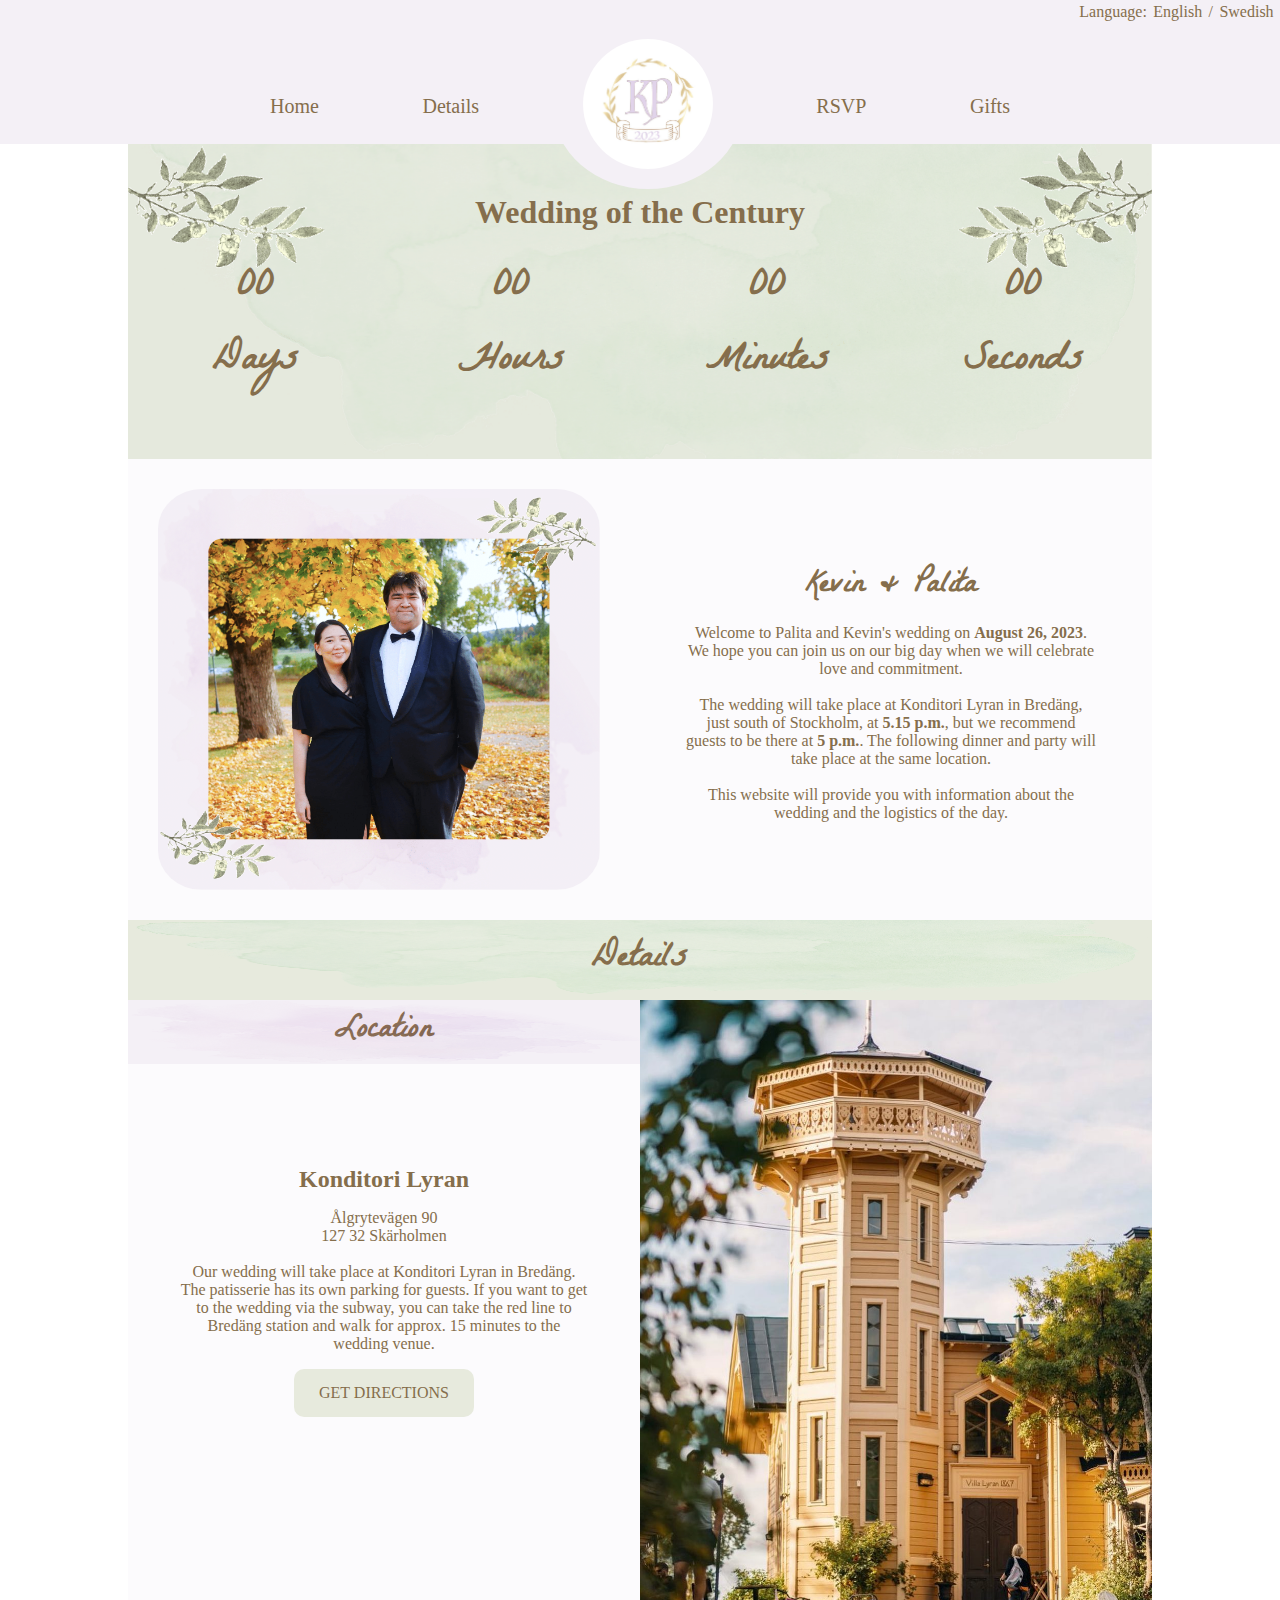
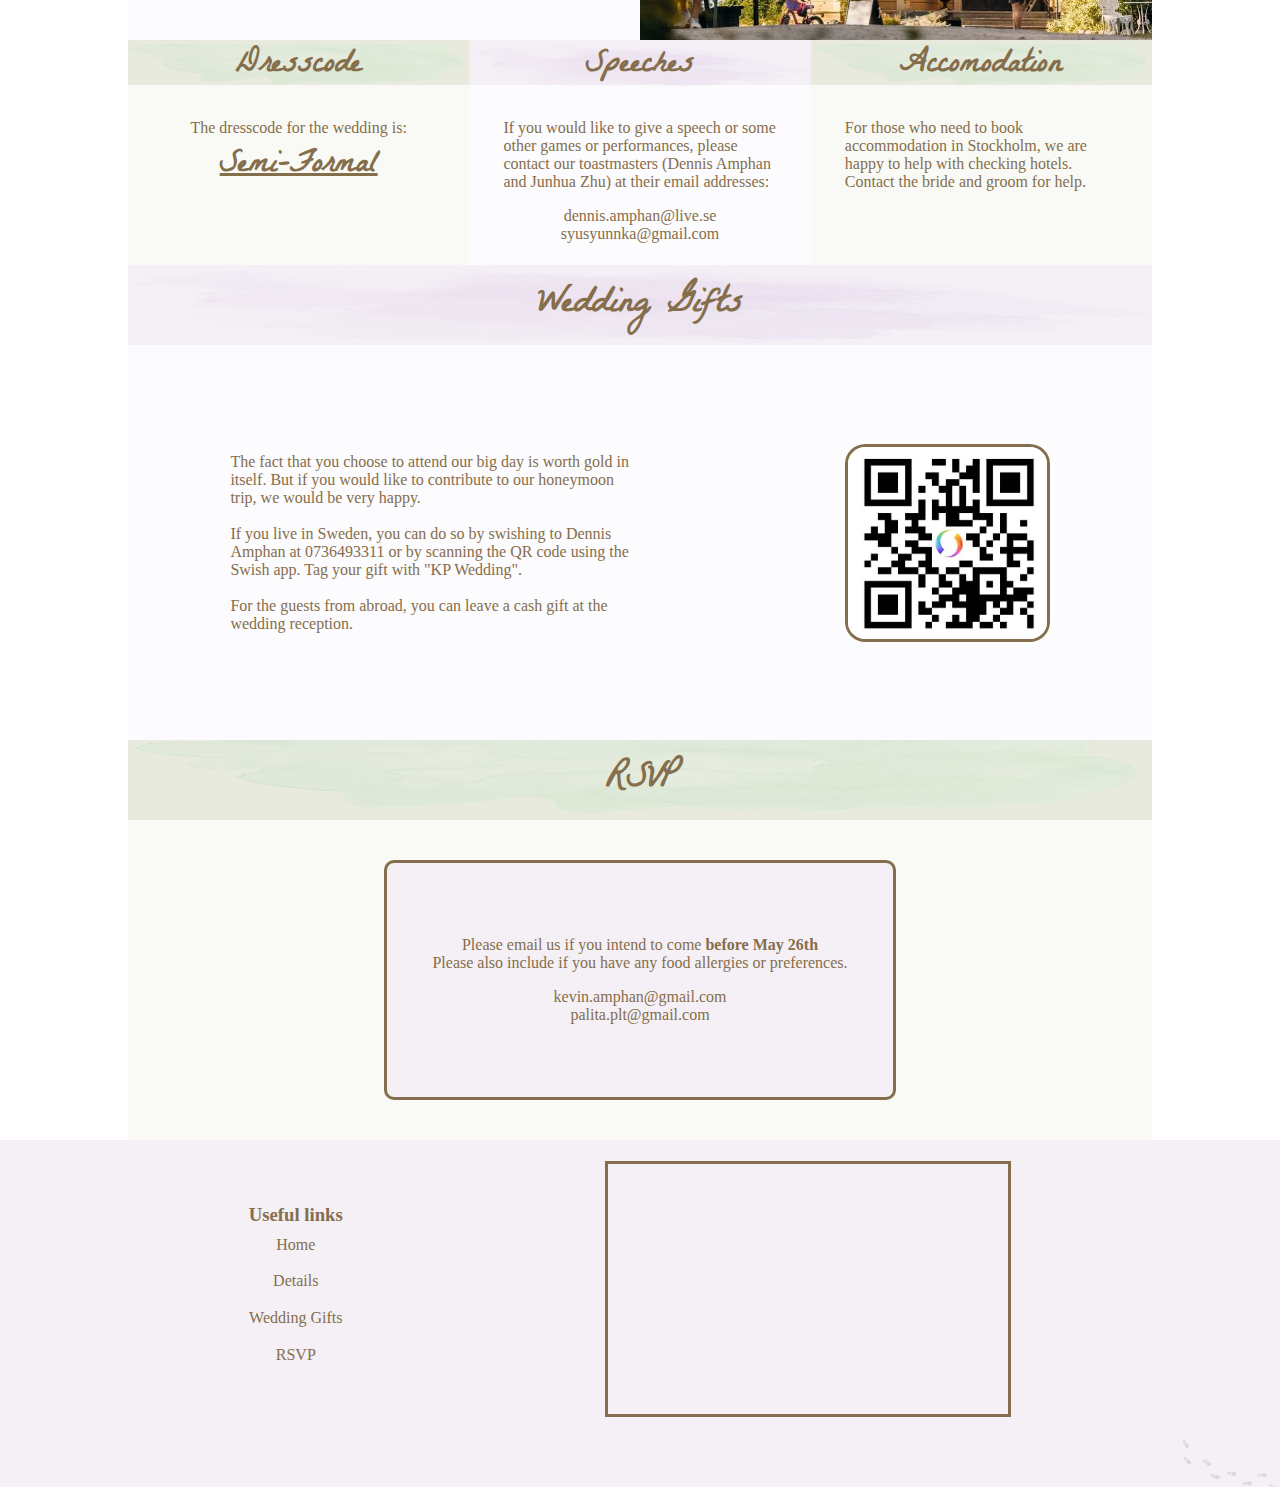
<file: index.html>
<!DOCTYPE html>
<html>
<head>
    <meta charset="UTF-8">
    <meta name="viewport" content="width=device-width, initial-scale=1">
    <meta name="Author" content="Dennis, Matilda">
    <title>Palita ♥ Kevin</title>
    <link rel="stylesheet" href="https://cdnjs.cloudflare.com/ajax/libs/font-awesome/4.7.0/css/font-awesome.min.css">
    <link rel="preconnect" href="https://fonts.googleapis.com"><link rel="preconnect" href="https://fonts.gstatic.com" crossorigin><link href="https://fonts.googleapis.com/css2?family=La+Belle+Aurore&display=swap" rel="stylesheet">
    <link rel="stylesheet" href="style.css">
</head>

<body>
    <div class="language-container">
        <p>Language: </p>
        <a href="#">English</a>
        <p>/</p>
        <a href="indexSWE.html">Swedish</a>
    </div>
    <div class="topnav-container">
        <div class="hidden-logo"><a href="#top"><img src="images/logokpsquare.png" alt=""></a></div>
        <a href="#" class="toggle-button" id="toggle-button" onclick="myFunction()">
            <span class="bar"></span>
            <span class="bar"></span>
            <span class="bar"></span>
        </a>

      <div class="topnav" id="myTopnav">
            <a href="#top">Home</a>
            <a href="#details">Details</a>
            <a href="#top" class="logo">
                <img src="Bakgrundsbilder/logotypkorrekt.jpg" alt="KPlogo">
            </a>
            <a href="#rsvp">RSVP</a>
            <a href="#wedding-gifts">Gifts</a>
        </div>
    </div> 
<main>
    <div class="header">
        <h1>Wedding of the Century</h1>
        
        <div class="countdown-container">
            <div class="countdown-timer-values" id="days">00</div>
            <div class="countdown-timer-values" id="hours">00</div>
            <div class="countdown-timer-values" id="minutes">00</div>
            <div class="countdown-timer-values" id="seconds">00</div>
            <div>Days</div>
            <div>Hours</div>
            <div>Minutes</div>
            <div>Seconds</div>
        </div>
    </div>

    <div class="wedding-info-container" id="wedding-info">

        <div class="wedding-info-image">
            <img src="images/kevinpeace1.png" alt="yumyum">
        </div>
        <div class="wedding-info">
            <h1>Kevin & Palita</h1>
            <p class="main-info">Welcome to Palita and Kevin's wedding on <b>August 26, 2023</b>.<br>
                We hope you can join us on our big day when we will celebrate love and commitment. <br>
                <br>
                The wedding will take place at Konditori Lyran in Bredäng, just south of Stockholm, at <b>5.15 p.m.</b>, but we recommend guests to be there at <b>5 p.m.</b>.
                The following dinner and party will take place at the same location.<br>
                <br>
                This website will provide you with information about the wedding and the logistics of the day.
            </p>
        </div>

    </div>

    <div class="details-title-container" id="details">
        <img src="images/watercolor_green.png" class="green-title-background" alt="">
        <h1>Details</h1>
    </div>
    <div class="details-container" >
        <div class="details-text-container">
            <div class="location-title">
                <img src="images/watercolor_purple.png" class="purple-title-background" alt="">
                <h1>Location</h1>
            </div>
            <div class="details-location">
                <h2>Konditori Lyran</h2>
                <p class="address">Ålgrytevägen 90</p>
                <p class="adress2">127 32 Skärholmen</p>
                <br>
                <p>Our wedding will take place at Konditori Lyran in Bredäng. The patisserie has its own parking for guests. If you want to get to the wedding via the subway, you can take the red line to Bredäng station and walk for approx. 15 minutes to the wedding venue.</p>
                <div class="directions-button-container">
                    <a href="https://www.google.se/maps/dir//Konditori+Lyran,+%C3%85lgrytev%C3%A4gen,+Sk%C3%A4rholmen/@59.3039677,17.8840153,11z/data=!4m8!4m7!1m0!1m5!1m1!1s0x465f76632f873761:0xef1a4133e112145e!2m2!1d17.9361058!2d59.3012478" target="_blank" class="get-directions-button"> GET DIRECTIONS</a>
                </div>
                
            </div>
        </div>
        <div class="details-image-container">
            <img src="images/cafelyran.jpg" alt="cafe lyran">
        </div>

    </div>

    <div class="details2-container">
        <div class="Dresscode-container">
            <div class="dresscode-title">
                <img src="images/watercolor_green.png" class="green-title-background" alt="">
                <h1>Dresscode</h1>
            </div>
            <div class="dresscode-text">
                <p>The dresscode for the wedding is:</p>
                <h1><a href="https://www.brides.com/semi-formal-wedding-attire-4800687">Semi-Formal</a></h1>
            </div>
        </div>

        <div class="Speeches-container">
            <div class="speeches-title">
                <img src="images/watercolor_purple.png" class="purple-title-background" alt="">
                <h1>Speeches</h1></div>
            <div class="speeches-text">
                <p>If you would like to give a speech or some other games or performances, please contact our toastmasters (Dennis Amphan and Junhua Zhu) at their email addresses:</p>
                <div class="emails">
                    <a href="mailto: dennis.amphan@live.se">dennis.amphan@live.se</a>
                    <a href="mailto: syusyunnka@gmail.com ">syusyunnka@gmail.com</a>
                </div>
            </div>
        </div>

        <div class="accomodation-container">
            <div class="accomodation-title">
                <h1>Accomodation</h1>
                <img src="images/watercolor_green.png" class="green-title-background" alt="">
            </div>
                
            <div class="accomodation-text">
                <p>For those who need to book accommodation in Stockholm, we are happy to help with checking hotels. Contact the bride and groom for help.</p>
            </div>
        </div>

    </div>

    <div class="wedding-gift-title-container" id="wedding-gifts">
        <img src="images/watercolor_purple.png" class="purple-title-background" alt="">
        <h1>Wedding Gifts</h1>
    </div>
    <div class="wedding-gift-container" >
        <div class="wedding-gift-text">
            <p>The fact that you choose to attend our big day is worth gold in itself. 
                But if you would like to contribute to our honeymoon trip, 
                we would be very happy. 
                <br>
                <br>
                If you live in Sweden, you can do so by swishing to Dennis Amphan at 0736493311 or by scanning the QR code using the Swish app. Tag your gift with "KP Wedding".
                <br>
                <br>
                For the guests from abroad, you can leave a cash gift at the wedding reception.
            </p>
        </div>
        <div class="wedding-gift-image"><img src="images/swishDennis.jpg" alt=""></div>
    </div>


    <div class="rsvp-title-container" id="rsvp">
        <img src="images/watercolor_green.png" class="green-title-background" alt="">
        <h1>RSVP</h1>
    </div>
    <div class="rsvp-container">
        <div class="rsvp-text">
            <p>Please email us if you intend to come <strong>before May 26th</strong> <br> Please also include if you have any food allergies or preferences.</p>
                <div class="emails">
                    <a href="mailto: kevin.amphan@gmail.com">kevin.amphan@gmail.com</a>
                    <a href="mailto: palita.plt@gmail.com ">palita.plt@gmail.com</a>
                </div>

        </div>
    </div>
</main>

<div class="footer">
   
    <div class="col-container">
       <!-- <a href="hemligclosed.html" class="footsteps"><img src="images/footstepsinvert.png" alt=""></a>-->
        <div class="col-1">
            <h3>Useful links</h3>
            <a href="#top">Home</a>
            <a href="index.html">Details</a>
            <a href="#wedding-gifts"> Wedding Gifts</a>
            <a href="#rsvp">RSVP</a>
        </div>
        <div class="col-2-map">
            <iframe src="https://www.google.com/maps/embed?pb=!1m18!1m12!1m3!1d2036.898658205193!2d17.933914052036915!3d59.30124972022521!2m3!1f0!2f0!3f0!3m2!1i1024!2i768!4f13.1!3m3!1m2!1s0x465f76632f873761%3A0xef1a4133e112145e!2sKonditori%20Lyran!5e0!3m2!1sen!2sse!4v1673035658040!5m2!1sen!2sse" width="400" height="250" style="border:0;" allowfullscreen="" loading="lazy" referrerpolicy="no-referrer-when-downgrade"></iframe>
        </div>
    </div>
</div>
<div class="footstep-container"><a href="hemligclosed.html" class="footsteps"><img src="Bakgrundsbilder/footsteps.png" alt=""></a></div>


<script src="scripts.js"></script>
</body>
</html>
</file>
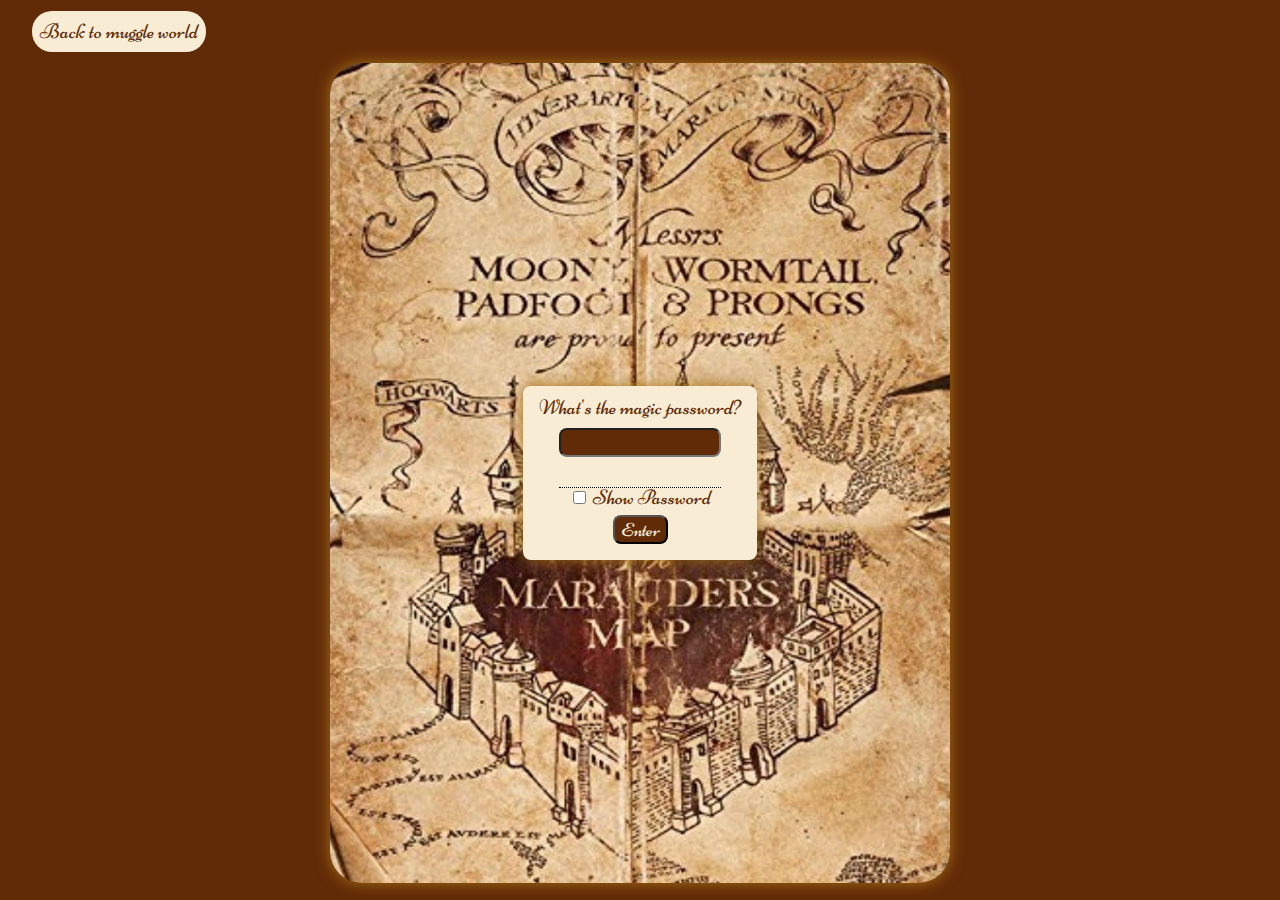
<file: hemligclosed.html>
<!DOCTYPE html>
<html lang="sv">
<head>
    <meta charset="utf-8">
    <title>Secret wedding invite</title>
    <link rel="stylesheet" type="text/css" 
    href="css/style.css"> 
</head>

<link rel="preconnect" href="https://fonts.googleapis.com">
<link rel="preconnect" href="https://fonts.gstatic.com" crossorigin>
<link href="https://fonts.googleapis.com/css2?family=Niconne&display=swap" rel="stylesheet">

<body>
    <div class="button-container"><a href="index.html" class="back-button">Back to muggle world</a></div> 
    <main>



        <div class="bild-container">
            <img class="kartastangd" src="images/karta.jpg" width="620" height="820" alt="karta gammalt papper">
            <div class="login">
                <form class="form1" onsubmit="return checkPswd()" >
                    <label for="password">What's the magic password?</label><br />

                    <div class="tooltip">
                        <input type="password" id="pswd" name="password"><br/>
                        <span class="tooltiptext">Don't use space</span>
                      </div>
                    <span><input type="checkbox" onclick="viewPassword()"> Show Password</span>
                    <input type="submit" class="button" value="Enter">
                </form>
            </div>
        </div>



    </main>
    <script src="scripts.js"></script>
</body>
</file>
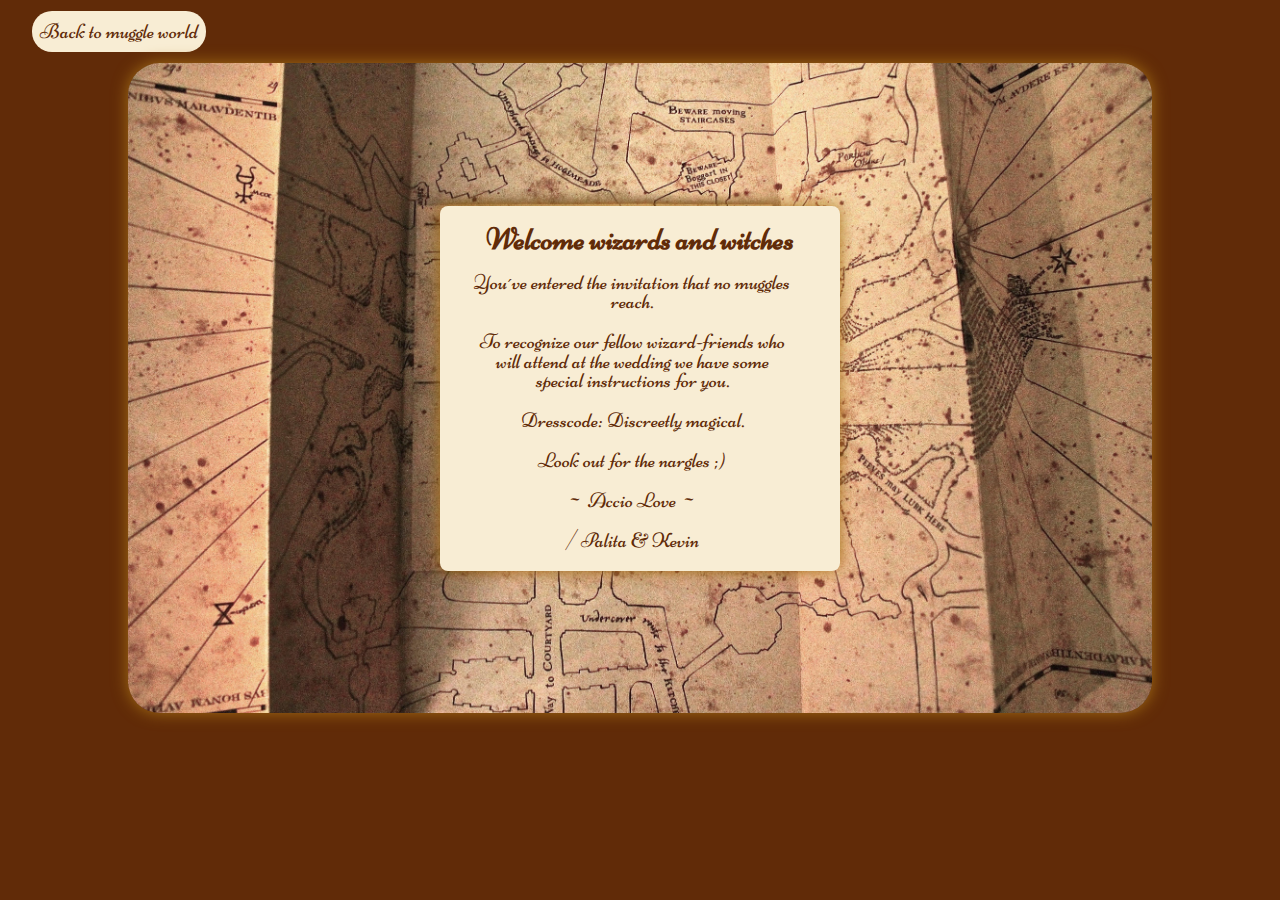
<file: hemligOpen.html>
<!DOCTYPE html>
<html lang="sv">
<head>
    <meta charset="utf-8">
    <title>AccioLove</title>
    <link rel="stylesheet" type="text/css" 
    href="css/style.css"> 
</head>

<link rel="preconnect" href="https://fonts.googleapis.com">
<link rel="preconnect" href="https://fonts.gstatic.com" crossorigin>
<link href="https://fonts.googleapis.com/css2?family=Niconne&display=swap" rel="stylesheet">

<body>
    <div class="button-container"><a href="index.html" class="back-button">Back to muggle world</a></div>
    <main>
            <div class="bild-container">
              <img class="kartaoppen" src="images/kartaoppen.jpg" width="1024" height="650" alt="karta gammalt papper">
              <div class="welcome">
                <h2>Welcome wizards and witches</h2>
                <p>You´ve entered the invitation that no muggles reach.</p>
                <p>To recognize our fellow wizard-friends who will attend at the wedding we have some special instructions for you.</p>
                <p>Dresscode: Discreetly magical.</p>
                <p>Look out for the nargles ;)</p>
                <p>~ Accio Love ~</p>
                <p> / Palita & Kevin</p>
            </div>
            </div>

    </main>
</body>
</file>
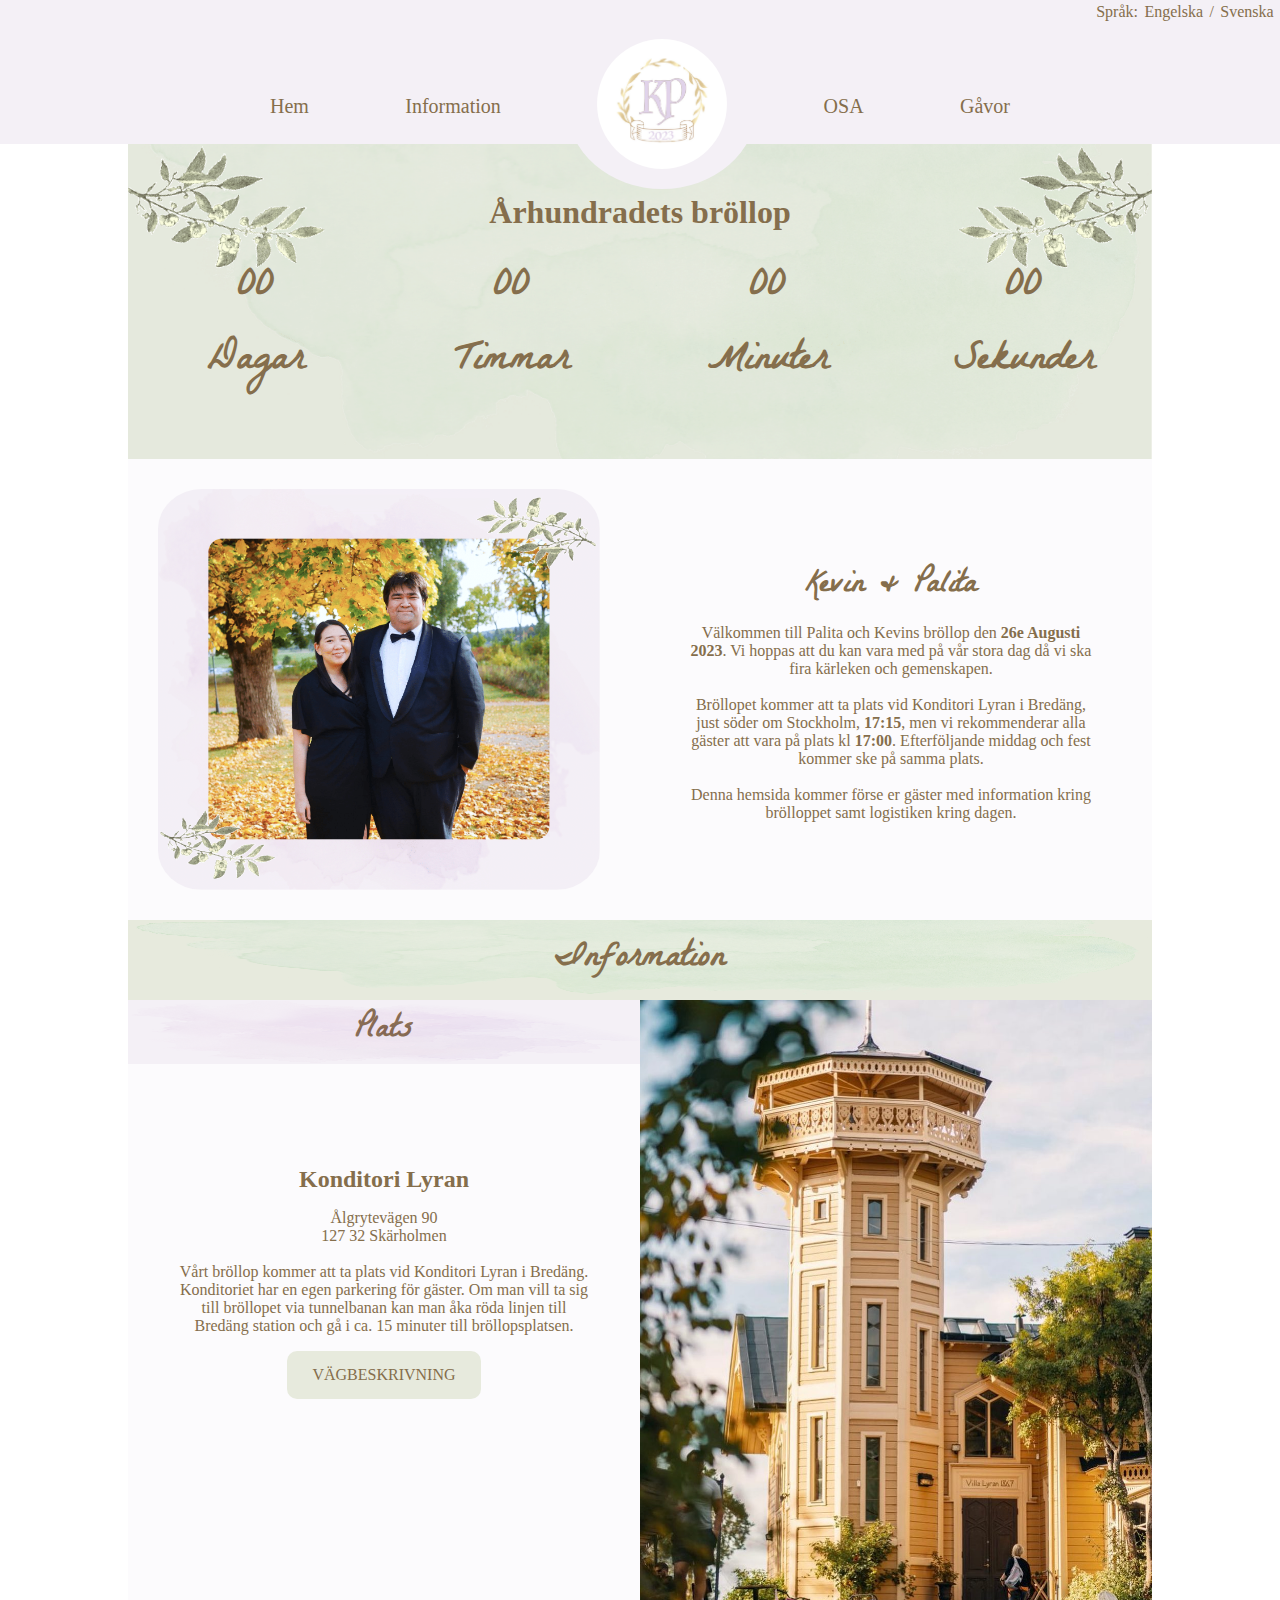
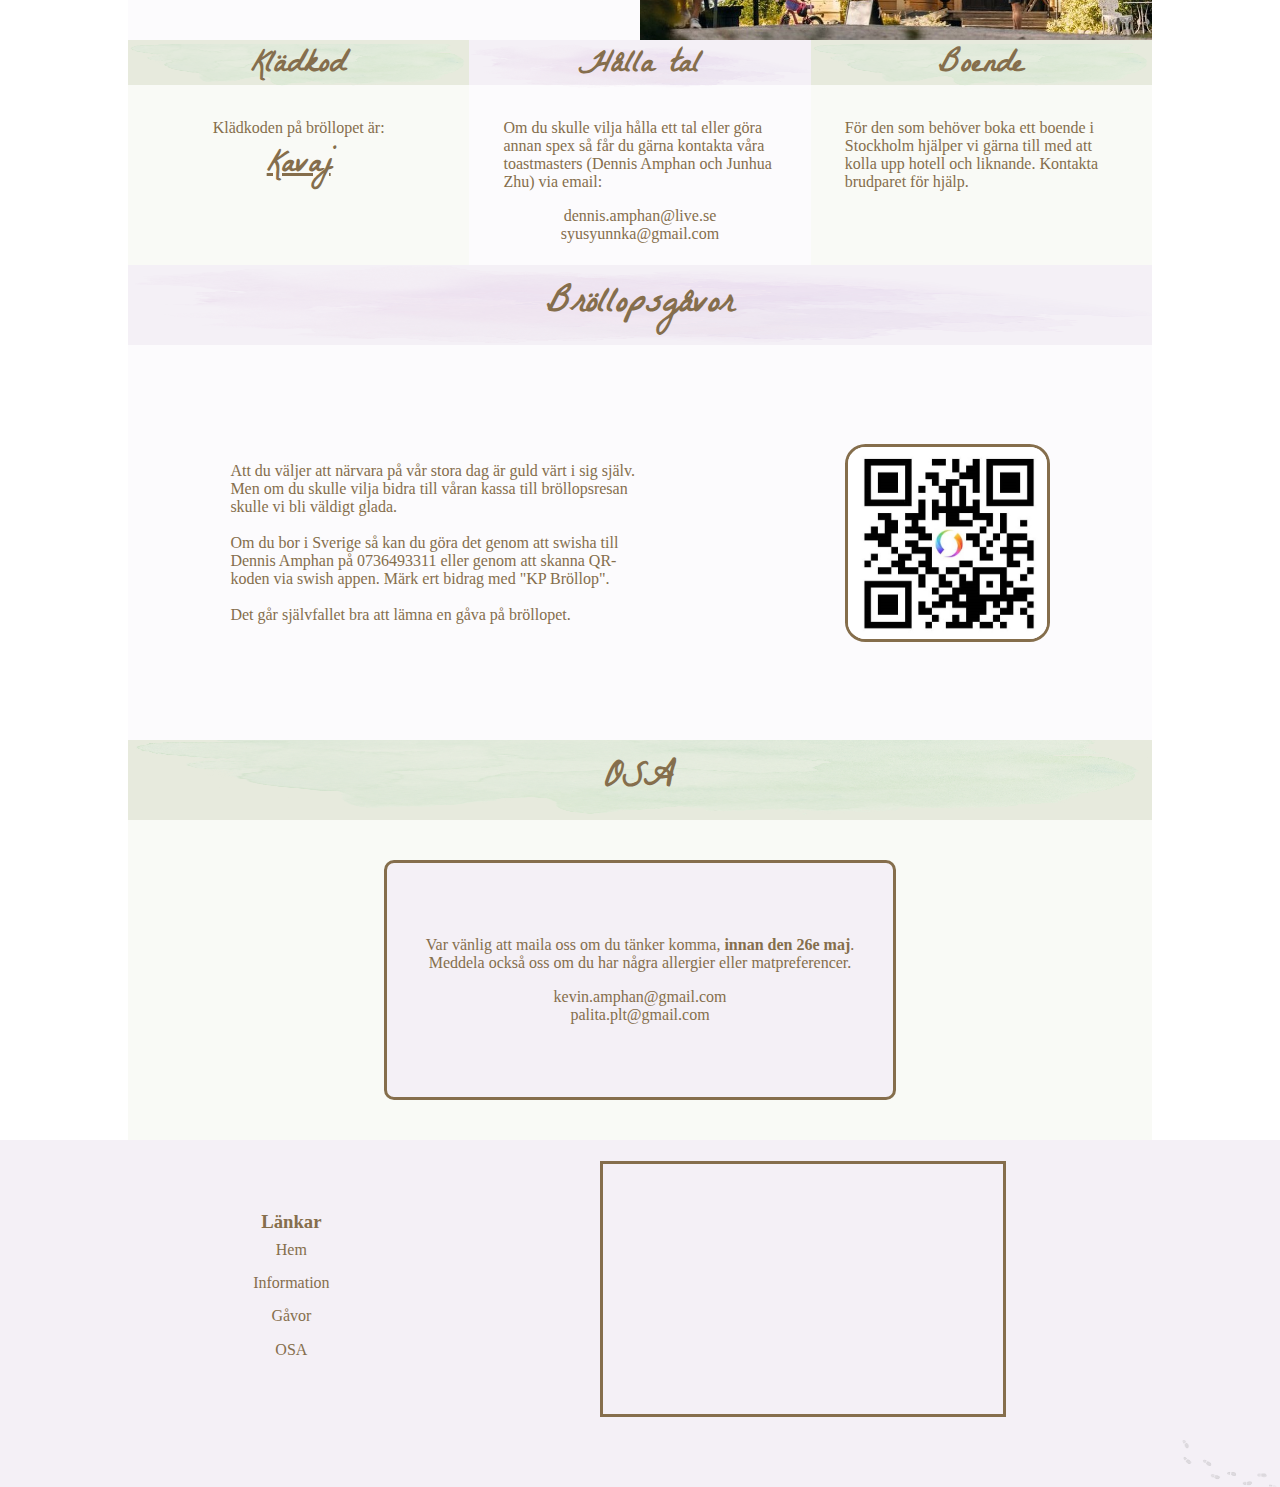
<file: indexSWE.html>
<!DOCTYPE html>
<html>
<head>
    <meta charset="UTF-8">
    <meta name="viewport" content="width=device-width, initial-scale=1">
    <meta name="Author" content="Dennis, Matilda">
    <title>Palita ♥ Kevin </title>
    <link rel="stylesheet" href="https://cdnjs.cloudflare.com/ajax/libs/font-awesome/4.7.0/css/font-awesome.min.css">
    <link rel="preconnect" href="https://fonts.googleapis.com"><link rel="preconnect" href="https://fonts.gstatic.com" crossorigin><link href="https://fonts.googleapis.com/css2?family=La+Belle+Aurore&display=swap" rel="stylesheet">
    <link rel="stylesheet" href="style.css">
</head>

<body>
    <div class="language-container">
        <p>Språk: </p>
        <a href="index.html">Engelska</a>
        <p>/</p>
        <a href="#">Svenska</a>
    </div>
    <div class="topnav-container">
        <div class="hidden-logo"><a href="#top"><img src="images/logokpsquare.png" alt=""></a></div>
        <a href="#" class="toggle-button" id="toggle-button" onclick="myFunction()">
            <span class="bar"></span>
            <span class="bar"></span>
            <span class="bar"></span>
        </a>

      <div class="topnav" id="myTopnav">
            <a href="#top">Hem</a>
            <a href="#details">Information</a>
            <a href="#top" class="logo">
                <img src="Bakgrundsbilder/logotypkorrekt.jpg" alt="KPlogo">
            </a>
            <a href="#rsvp">OSA</a>
            <a href="#wedding-gifts">Gåvor</a>
        </div>
    </div> 
<main>
    <div class="header">
        <h1>Århundradets bröllop</h1>
        
        <div class="countdown-container">
            <div class="countdown-timer-values" id="days">00</div>
            <div class="countdown-timer-values" id="hours">00</div>
            <div class="countdown-timer-values" id="minutes">00</div>
            <div class="countdown-timer-values" id="seconds">00</div>
            <div>Dagar</div>
            <div>Timmar</div>
            <div>Minuter</div>
            <div>Sekunder</div>
        </div>
    </div>

    <div class="wedding-info-container" id="wedding-info">

        <div class="wedding-info-image">
            <img src="images/kevinpeace1.png" alt="yumyum">
        </div>
        <div class="wedding-info">
            <h1>Kevin & Palita</h1>
            <p class="main-info">Välkommen till Palita och Kevins bröllop den <b> 26e Augusti 2023</b>.
                Vi hoppas att du kan vara med på vår stora dag då vi ska fira kärleken och gemenskapen.
                <br>
                <br>
                Bröllopet kommer att ta plats vid Konditori Lyran i Bredäng, just söder om Stockholm, <b>17:15</b>, men vi rekommenderar alla gäster att vara på plats kl <b>17:00</b>. Efterföljande middag och fest kommer ske på samma plats.<br>
                <br>
                Denna hemsida kommer förse er gäster med information kring brölloppet samt logistiken kring dagen.
            </p>
        </div>

    </div>

    <div class="details-title-container" id="details">
        <img src="images/watercolor_green.png" class="green-title-background" alt="">
        <h1>Information</h1>
    </div>
    <div class="details-container" >
        <div class="details-text-container">
            <div class="location-title">
                <img src="images/watercolor_purple.png" class="purple-title-background" alt="">
                <h1>Plats</h1>
            </div>
            <div class="details-location">
                <h2>Konditori Lyran</h2>
                <p class="address">Ålgrytevägen 90</p>
                <p class="adress2">127 32 Skärholmen</p>
                <br>
                <p>Vårt bröllop kommer att ta plats vid Konditori Lyran i Bredäng. Konditoriet har en egen parkering för gäster. Om man vill ta sig till bröllopet via tunnelbanan kan man åka röda linjen till Bredäng station och gå i ca. 15 minuter till bröllopsplatsen.</p>
                <div class="directions-button-container">
                    <a href="https://www.google.se/maps/dir//Konditori+Lyran,+%C3%85lgrytev%C3%A4gen,+Sk%C3%A4rholmen/@59.3039677,17.8840153,11z/data=!4m8!4m7!1m0!1m5!1m1!1s0x465f76632f873761:0xef1a4133e112145e!2m2!1d17.9361058!2d59.3012478" target="_blank" class="get-directions-button"> VÄGBESKRIVNING</a>
                </div>
                
            </div>
        </div>
        <div class="details-image-container">
            <img src="images/cafelyran.jpg" alt="cafe lyran">
        </div>

    </div>

    <div class="details2-container">
        <div class="Dresscode-container">
            <div class="dresscode-title">
                <img src="images/watercolor_green.png" class="green-title-background" alt="">
                <h1>Klädkod</h1>
            </div>
            <div class="dresscode-text">
                <p>Klädkoden på bröllopet är:</p>
                <h1><a href="http://www.kladkoder.nu/kavaj/">Kavaj</a></h1>
            </div>
        </div>

        <div class="Speeches-container">
            <div class="speeches-title">
                <img src="images/watercolor_purple.png" class="purple-title-background" alt="">
                <h1>Hålla tal</h1></div>
            <div class="speeches-text">
                <p>Om du skulle vilja hålla ett tal eller göra annan spex så får du gärna kontakta våra toastmasters (Dennis Amphan och Junhua Zhu) via email:</p>
                <div class="emails">
                    <a href="mailto: dennis.amphan@live.se">dennis.amphan@live.se</a>
                    <a href="mailto: syusyunnka@gmail.com ">syusyunnka@gmail.com</a>
                </div>
            </div>
        </div>

        <div class="accomodation-container">
            <div class="accomodation-title">
                <h1>Boende</h1>
                <img src="images/watercolor_green.png" class="green-title-background" alt="">
            </div>
                
            <div class="accomodation-text">
                <p>För den som behöver boka ett boende i Stockholm hjälper vi gärna till med att kolla upp hotell och liknande. Kontakta brudparet för hjälp.</p>
            </div>
        </div>

    </div>

    <div class="wedding-gift-title-container" id="wedding-gifts">
        <img src="images/watercolor_purple.png" class="purple-title-background" alt="">
        <h1>Bröllopsgåvor</h1>
    </div>
    <div class="wedding-gift-container" >
        <div class="wedding-gift-text">
            <p>Att du väljer att närvara på vår stora dag är guld värt i sig själv. Men om du skulle vilja bidra till våran kassa till bröllopsresan skulle vi bli väldigt glada.
                <br>
                <br>
                Om du bor i Sverige så kan du göra det genom att swisha till Dennis Amphan på 0736493311 eller genom att skanna QR-koden via swish appen. Märk ert bidrag med "KP Bröllop".
                <br>
                <br>
                 Det går självfallet bra att lämna en gåva på bröllopet.
            </p>
        </div>
        <div class="wedding-gift-image"><img src="images/swishDennis.jpg" alt=""></div>
    </div>


    <div class="rsvp-title-container" id="rsvp">
        <img src="images/watercolor_green.png" class="green-title-background" alt="">
        <h1>OSA</h1>
    </div>
    <div class="rsvp-container">
        <div class="rsvp-text">
            <p>Var vänlig att maila oss om du tänker komma, <strong>innan den 26e maj</strong>.</p>
            <p>Meddela också oss om du har några allergier eller matpreferencer.</p>
                <div class="emails">
                    <a href="mailto: kevin.amphan@gmail.com">kevin.amphan@gmail.com</a>
                    <a href="mailto: palita.plt@gmail.com ">palita.plt@gmail.com</a>
                </div>

        </div>
    </div>
</main>

<div class="footer">
   
    <div class="col-container">
       <!-- <a href="hemligclosed.html" class="footsteps"><img src="images/footstepsinvert.png" alt=""></a>-->
        <div class="col-1">
            <h3>Länkar</h3>
            <a href="#top">Hem</a>
            <a href="index.html">Information</a>
            <a href="#wedding-gifts"> Gåvor</a>
            <a href="#rsvp">OSA</a>
        </div>
        <div class="col-2-map">
            <iframe src="https://www.google.com/maps/embed?pb=!1m18!1m12!1m3!1d2036.898658205193!2d17.933914052036915!3d59.30124972022521!2m3!1f0!2f0!3f0!3m2!1i1024!2i768!4f13.1!3m3!1m2!1s0x465f76632f873761%3A0xef1a4133e112145e!2sKonditori%20Lyran!5e0!3m2!1sen!2sse!4v1673035658040!5m2!1sen!2sse" width="400" height="250" style="border:0;" allowfullscreen="" loading="lazy" referrerpolicy="no-referrer-when-downgrade"></iframe>
        </div>
    </div>
</div>
<div class="footstep-container"><a href="hemligclosed.html" class="footsteps"><img src="Bakgrundsbilder/footsteps.png" alt=""></a></div>


<script src="scripts.js"></script>
</body>
</html>
</file>
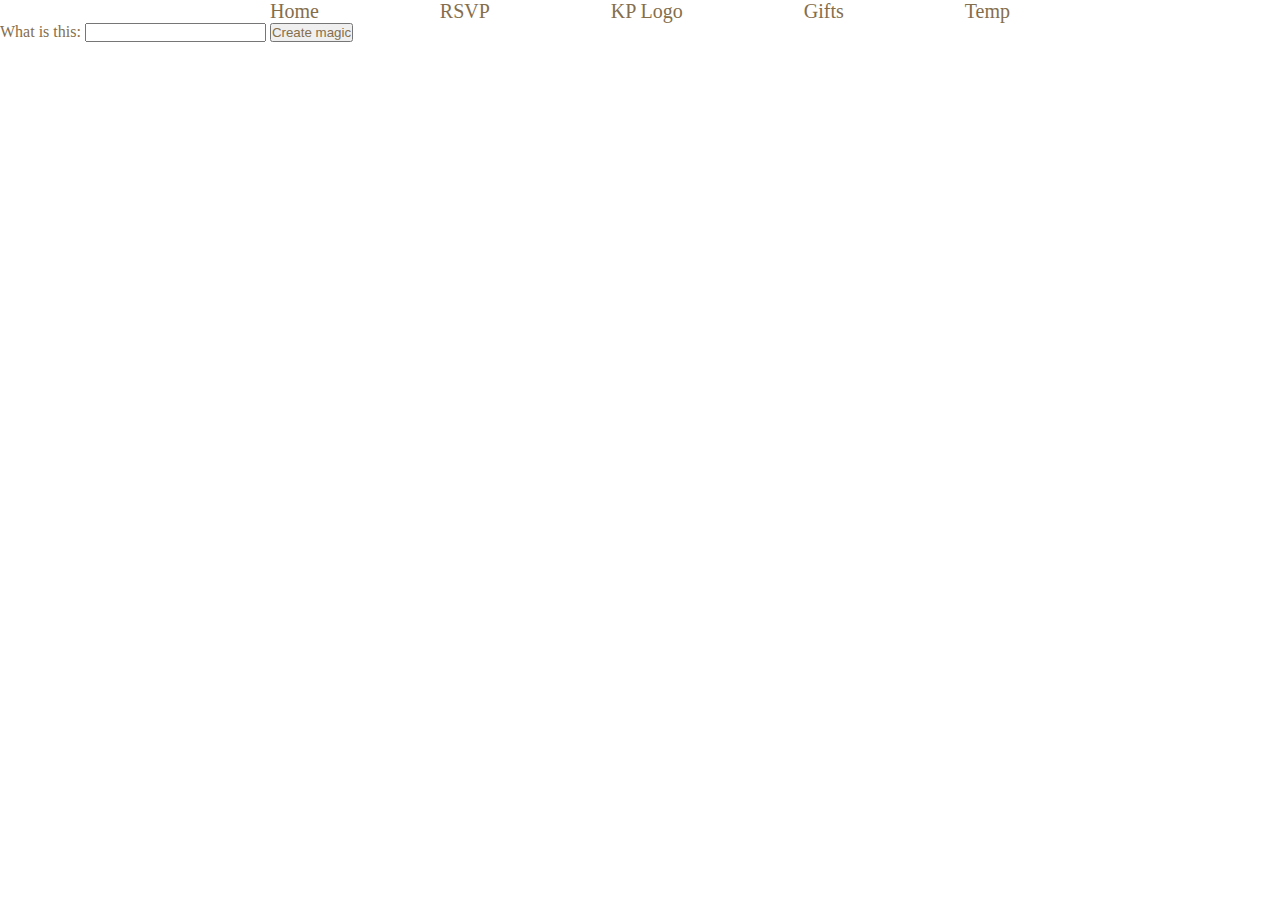
<file: secretHtmlpage.html>
<!DOCTYPE html>
<html lang="en">
<head>
    <meta charset="UTF-8">
    <meta name="viewport" content="width=device-width, initial-scale=1.0">
    <title>?????</title>
    <link rel="stylesheet" href="style.css">
</head>
<body>
    <div class="navbar-container">
        <ul class="topnav">
            <li><a href="index.html">Home</a></li>
            <li><a href="rsvp.html">RSVP</a></li>
            <li><a href="index.html">KP Logo</a></li>
            <li><a href="gifts.html">Gifts</a></li>
            <li><a href="temp.html">Temp</a></li>
        </ul>   
    </div>

    <form>
        <label for="pswd">What is this:</label>
        <input type="password" id="pswd">
        <input type="button" value="Create magic" onclick="checkPswd();">
    </form>


    <script src="scripts.js"></script>
</body>
</html>
</file>
<file: style.css>
* {
    color: var(--wedding-brown);
    margin: 0;
    padding: 0;
    box-sizing: border-box;
    /*font-family: 'La Belle Aurore', cursive;*/
}
:root{
    --wedding-purple: #F4F0F6;
    --wedding-brown: #856E4C;
    --wedding-brown-opacity: #856E4C60; 
    /*--wedding-green: #E8ECDB;*/
    --wedding-green: #E7EADD;
    --wedding-dark-brown: #4B3B23;
    
}

/* CSS HEX 
--shadow: #8B8670ff;
--alabaster: #E7EBE5ff;
--white: #FFFFFFff;
--ebony: #6E6C5Aff;
--alabaster-2: #E2E7DFff;
--artichoke: #8D8D7Cff;

*/
img {
    max-width: 100%;
    max-height: 100%;
}

body{
    width: 100%;
    background-color: #FFFFFFff;
}

li {
    list-style: none;
}

/*----- LANGUAGE CONTAINER------*/
.language-container{
    background-color: var(--wedding-purple);
    display: flex;
    justify-content: flex-end;
}
.language-container a{
    text-decoration: none;
    margin: 0.2rem 0.4rem 0.2rem 0;
}
.language-container p{
    margin: 0.2rem 0.4rem 0.2rem 0;
}
.language-container a:hover{
    color: black;
}

/*-------- NAV BAR---------------*/
.topnav-container{
    position: sticky;
    z-index: 100;
    top: 0;
    max-height: 120px;
    background-color: var(--wedding-purple);
    display: flex;
    justify-content: center;
}

.topnav{
    max-width: 800px;
    display: flex;
    justify-content: space-between;
    margin: auto;
    align-items: center;
    width: 100%;

}

.topnav .logo{
    background-color: var(--wedding-purple);
    border-radius: 50%;
}

.topnav a {
    color: var(--wedding-brown);
    padding: 15px 30px 15px 30px;
    text-align: center;
    text-decoration: none;
    font-size: 20px;
  }

  
  .topnav a:hover:not(.logo) {
    background-color: var(--wedding-brown-opacity);
    border-radius: 20px;
    color: white;
  }
  
  .topnav a.active {
    background-color: #04AA6D;
    color: white;
  }
  .topnav img {
    border-radius: 50%;
    height: 130px;
    width: 130px;
  }

  .toggle-button{
    position: absolute;
    top: 3rem;
    right: 1rem;
    display: none;
    flex-direction: column;
    justify-content: space-between;
    width: 30px;
    height: 21px;
  }

  .bar{
    height: 3px;
    width: 100%;
    background-color: var(--wedding-brown);
    border-radius: 10px;
  }
  .hidden-logo{
    display: none;
  }
  .hidden-logo img{
    height: 105px;
    width: 105px;
    border-radius: 50%;

  }


/*------ GENERAL STYLE FOR MAIN ------*/

main{
    max-width: 1024px;
    margin: auto;
    background-color: #fff;
    padding: 0;
}


/*------- HEADER / COUNTDOWN --------*/
.header{
    position: relative;
    display: flex;
    height: 75%;
    justify-content: center;
    flex-direction: column;
    background-color: var(--wedding-green);
    background-image: url("images/bakgrund3.png");
    background-size: 100% 100%;
}

.header h1{
    display: flex;
    justify-content: center;
    align-items: center;
    padding: 50px 0 0 0 ;
}

.countdown-container{
    width: 100%;
    display: flex;
    flex-direction: row;
    flex-wrap: wrap;
    padding-top: 20px;
    padding-bottom: 60px;
    font-family: 'La Belle Aurore';
    
}

.countdown-container div{
    width: 25%;
    text-align: center;
    font-size: 40px;
    color: var(--wedding-brown);
    font-weight: bolder;
    
}

.countdown-timer-values{
    font-size: 60px;
    font-weight: bolder;
}

/*--------- WEDDING INFO --------------*/
.wedding-info-container{
    display: flex;
    justify-content: space-around;
    text-align: center;
    background-color: #F4F0F640;
}
.wedding-info h1{
    font-family: 'La Belle Aurore';
    padding-top: 1rem;
}
.wedding-info{
    display: flex;
    justify-content: center;
    text-align: center;
    flex-direction: column;
    flex: 1;
    margin: 0 2.5rem 0 2.5rem;

}
.wedding-info p{
    margin: 0.5rem 1rem 1rem 1rem;
}

.wedding-info-image{
    display: flex;
    justify-content: center;
    padding: 30px;
    flex: 1;

}

.wedding-info-image img{
    border-radius: 10%;
    width: 100%;
    height: auto;
}
/*------- WEDDING DETAILS -----------*/
.details-title-container{
    position: relative;
    display:flex;
    justify-content: center;
    align-items: center;
    width: 100%;
    height: 5rem;
    background-color: var(--wedding-green);
    font-family: 'la Belle Aurore';
    font-size:large;
}
.details-title-container h1{
    z-index: 3;
}
/*.details-title-container img{
    background-repeat: no-repeat;
    width: 100%;
    position: absolute;
    opacity: 0.2;
    z-index: 1;
}*/

.details-container{
    display: flex;
    justify-content: space-around;
    text-align: center;
    background-color: #F4F0F640;
}

.details-image-container{
    display: flex;
    justify-content: center;
    flex: 1;
    height: 50%;
    width: 50%;
}

.details-text-container{
    display: flex;
    flex-direction: column;
    align-items: center;
    flex: 1;
}
.location-title{
    position: relative;
    font-family: 'la Belle Aurore';
    display: flex;
    justify-content: center;
    align-items: center;
    width: 100%;
    height: 10%;
    background-color: var(--wedding-purple);
}

/*.location-title img{
    background-repeat: no-repeat;
    width: 100%;
    position: absolute;
    opacity: 0.1;
    z-index: 1;
}*/
.details-location{
    display: flex;
    flex-direction: column;
    justify-content: center;
    margin: 20% 10% 10% 10%;
}

.details-location h2{
    padding-bottom: 1rem;
}


.directions-button-container{
    display: flex;
    justify-content: center;
    margin-top: 1rem;

}
.get-directions-button{
    text-decoration: none;
    border-radius: 10px;
    background-color: var(--wedding-green);
    font-size: 1rem;
    padding: 15px 25px;
}

.get-directions-button:hover{
    background-color: var(--wedding-brown-opacity);
    color: var(--wedding-purple);
}

/*-------DRESS CODE AND SPEECHES SECTION----*/
.details2-container{
    display: flex;
    flex-direction: row;
    width: 100%;
    
}

.Dresscode-container{
    display: flex;
    flex-direction: column;
    flex:1;
    background-color: #E8ECDB40;
}

.Speeches-container{
    display: flex;
    flex: 1;
    flex-direction: column;
    background-color: #F4F0F640;
}
.accomodation-container{
    display: flex;
    flex: 1;
    flex-direction: column;
    background-color: #E8ECDB40;
}

.dresscode-title{
    position: relative;
    font-family: 'la Belle Aurore';
    display: flex;
    justify-content: center;
    align-items: center;
    width: 100%;
    height: 20%;
    padding-top: 0.5rem;
    background-color: var(--wedding-green);
}

.dresscode-title h1{
    z-index: 3;
}

.speeches-title{
    position: relative;
    font-family: 'la Belle Aurore';
    display: flex;
    justify-content: center;
    align-items: center;
    width: 100%;
    height: 20%;
    padding-top: 0.5rem;
    background-color: var(--wedding-purple);
}

.speeches-title h1{
    z-index: 3;
}

.accomodation-title{
    position: relative;
    font-family: 'la Belle Aurore';
    display: flex;
    justify-content: center;
    align-items: center;
    width: 100%;
    height: 20%;
    padding-top: 0.5rem;
    background-color: var(--wedding-green);
}

.accomodation-title h1{
    z-index: 3;
}

.accomodation-text{
    display: flex;
    flex-direction: column;
    justify-content: center;
    align-items: center;
    margin: 10% 10% 0 10%;
}

.speeches-text{
    display: flex;
    flex-direction: column;
    justify-content: center;
    align-items: center;
    margin: 10% 10% 0 10%;
}
.dresscode-text{
    display: flex;
    flex-direction: column;
    justify-content: center;
    align-items: center;
    margin: 10% 5% 0 5%;

}
.dresscode-text h1{
    font-family: 'la Belle Aurore';
}

.dresscode-text a:hover{
    color: var(--wedding-purple);
}

.emails{
    width: 100%;
    display: flex;
    flex-direction: column;
    justify-content: center;
    align-items: center;
    margin-top: 1rem;
}
.emails a{
    text-decoration: none;
}
.emails a:hover{
    color: var(--wedding-brown-opacity)
}

/*---------WEDDING GIFTS SECTION*/
.wedding-gift-title-container{
    position: relative;
    display:flex;
    justify-content: center;
    align-items: center;
    width: 100%;
    height: 5rem;
    background-color: var(--wedding-purple);
    font-family: 'la Belle Aurore';
    font-size:large;
}
.wedding-gift-title-container h1{
    z-index: 3;
}

/*.wedding-gift-title-container img{
    position: absolute;
    width: 100%;
    z-index: 1;
    opacity: 0.2;
}*/

.wedding-gift-container{
    display: flex;
    justify-content: space-between;
    background-color: #F4F0F640;
}
.wedding-gift-text{
    display: flex;
    justify-content: center;
    flex-direction: column;
    flex:1;
    margin: 0 10% 0 10%;
}
.wedding-gift-image{
    display: flex;
    justify-content: center;
    align-items: center;
    flex:1;
}
.wedding-gift-image img{
    border-radius: 10%;
    border: solid var(--wedding-brown);
    height: 50%;
    width: auto;
}

/*------- RSVP HOMEPAGE SECTION------*/
.rsvp-title-container{
    position: relative;
    display:flex;
    justify-content: center;
    align-items: center;
    width: 100%;
    height: 5rem;
    background-color: var(--wedding-green);
    font-family: 'la Belle Aurore';
    font-size:large;
}
.rsvp-title-container h1{
    z-index: 3;
}

/*.rsvp-title-container img{
    position: absolute;
    width: 100%;
    z-index: 1;
    opacity: 0.2;
}*/

.rsvp-container{
    width: 100%;
    height: 20rem;
    display: flex;
    align-items: center;
    justify-content: center;
    background-color: #E8ECDB40;

}

.rsvp-text{
    height: 75%;
    width: 50%;
    border: solid var(--wedding-brown);
    border-radius: 10px;
    background-color: var(--wedding-purple);

    display: flex;
    flex-direction: column;
    justify-content: center;
    align-items: center;
    text-align: center;
    padding: 1rem;
}


/*--------- MISCELLANEOUS--------*/
/*    ---- Title backgriund images ----- */
.green-title-background{
    position: absolute;
    opacity: 0.2;
    z-index: 1;
    width: 100%;
}

.purple-title-background{
    position: absolute;
    opacity: 0.1;
    z-index: 1;
    width: 100%;
}

/*------- FOOTER SECTION------*/

.footer{
    position: relative;
    width: 100%;
    justify-content: space-around;
    background-color: var(--wedding-purple);
    display: flex;
    align-items: center;
}

.col-container{
    width: 100%;
    max-width: 1024px;

    display: flex;
    justify-content: space-around;

}

.col-1{
    display: flex;
    justify-content: center;
    align-items: center;
    flex-direction: column;

}

.col-1 a{
    text-decoration: none;
    padding-top: 10%;
    padding-bottom: 10%;
}

.col-2-map{
    display: flex;
    justify-content: center;
    flex-direction: column;
    margin: 2%;
    border: solid 3px var(--wedding-brown);
}
/*.footsteps{
    position: absolute;
    width: 20%;
    height: auto;
    z-index: 10;
    top: 0;
    left: 2%;
}
.footsteps img{
    opacity: 0.1;
}

.footsteps img:hover{
    opacity: 1;
}*/

.footstep-container{
    position: relative;
    height: 50px;
    background-color: var(--wedding-purple);
    display: flex;

}

.footstep-container a{
    width: 100%;
}

.footstep-container img{
    position: absolute;
    top: 0;
    right: 0;
    opacity: 0.3;
}

.footstep-container img:hover{
    opacity: 1;
}



@media screen and (max-width: 600px){
    .topnav-container{overflow: hidden;}
    .toggle-button{display: flex;}
    .topnav{display: none;}
    .logo {display: none;}
    .hidden-logo{display: flex; width: 100%; margin: 0 0 0 1rem;}


}

@media screen and (max-width: 600px){
    .topnav-container{flex-direction: column; max-height: 400px;}
    .topnav.responsive{
        display: flex;
        flex-direction: column;
        width: 100%;
        
    }
    .topnav.responsive a{
        width: 100%;
        text-align: end;
        padding-right: 1rem;
        
    }
    .topnav.responsive a:hover{
        border-radius: 0%;
    }

}

  @media screen and (max-width: 600px){
   /*Main*/
    main{
        padding: 0;
        margin: 0;
    }
    /*Countdown container*/

    .header h1{font-size: 25px;}
    .countdown-container div {font-size: 1.5em;}
    .countdown-container .countdown-timer-values {font-size: 40px;}

    /*Wedding info*/
    .wedding-info-container {flex-direction:column-reverse;}
    /*Details 1*/
    .details-container {display: block;}
    .details-image-container {width: 100%; height: 75%; margin-bottom: 2rem;}
    .details-location {margin: auto; padding: 2rem 1rem 2rem 1rem;}

    /*Details 2*/
    .details2-container{display: block;}
    .details2-container .accomodation-text{ margin: 2rem;}
    .details2-container .speeches-text { margin: 2rem;}
    .details2-container .dresscode-text { margin: 2rem;}

   
    /*Gifts container*/
    .wedding-gift-container {display: block;}
    .wedding-gift-container .wedding-gift-text {padding: 1rem 0 0 0;}
    .wedding-gift-container .wedding-gift-image {padding: 1rem 0 1rem 0;}
    .wedding-gift-container .wedding-gift-image img{height: 50%; width: 50%; border: solid var(--wedding-brown);}
    /**/
    /*Footer*/
    .footer .col-2-map {display: none;}
    .footer .col-1 {padding: 1rem;}


}
</file>
<file: css/style.css>
@charset "UFT-8";

@import url('https://fonts.google.com/specimen/Niconne?query=nic');

body{
    background-color: #612B08;
    color: #F8EDD4;
    font-family: 'Niconne';
    font-size: 1.3rem;
    line-height: 1.5em;
    margin: 0;
    padding: 0;
}
.button-container{
    padding-top: 1rem;
}

.back-button{
    background-color: #F8EDD4;
    border-radius: 20px;
    margin: 4rem 2rem 2rem 2rem;
    padding: 0.5rem;
    text-decoration: none;
    color: #612B08;
}

.back-button:hover{
    opacity: 0.5;
}

main {
    max-width: 1024px;
    margin: auto;
    padding: 1rem;
}

.bild-container {
    display: flex;
    align-items: center;
    justify-content: center;

}



.login {
    background-color: #F8EDD4;
    color: #612B08;
    font-size: 1.3rem;
    padding: 1rem;
    margin: 0.2rem;
    border-radius: 0.5rem;
    box-shadow: 0rem 0rem 1rem #A36E14;
    z-index: 40;
    position: absolute;
    /*left: 37rem;
    top: 22rem;*/
}

input {
    border-radius: 0.5rem;
    font-family: "Niconne";
    background-color: #612B08;
    color: #F8EDD4;
    font-size: 1.2rem;
    text-align: center;
}

.form1 {
    display: flex;
    align-items: center;
    justify-content: center;
    flex-direction: column;
    padding: 0rem;
    margin: 0rem;
    line-height: 0.8rem;
}
.form1 span{
    margin-bottom: 0.5rem;
}

.kartastangd {
    border-radius: 2rem;
    box-shadow:0px 0px 15px #A36E14;
}

.kartaoppen {
    border-radius: 2rem;
    box-shadow:0rem 0rem 1rem #A36E14; 
}

.welcome {
    position: absolute;
    /*left: 30rem;
    top: 10rem;*/
    width: 25rem;
    height: auto;
    background-color: #F8EDD4;
    color: #612B08;
    display: flex;
    flex-direction: column;
    align-items: center;
    justify-content:center;
    border-radius: 0.5rem;
    box-shadow: 0rem 0rem 1rem #A36E14;
    line-height: 1rem;
}

.welcome p {
    text-align: center;
    padding: 0;
    margin-left: 2rem;
    margin-right: 3rem;
    line-height: 1.2rem;
    margin-top: 0rem;
}

.tooltip {
    position: relative;
    display: inline-block;
    border-bottom: 1px dotted black;
  }
  
  .tooltip .tooltiptext {
    visibility: hidden;
    width: 120px;
    background-color: white;
    color: black;
    text-align: center;
    border-radius: 6px;
    padding: 5px 0;
  
    /* Position the tooltip */
    display: flex;
    z-index: 1;
  }
  
  .tooltip:hover .tooltiptext {
    visibility: visible;
  }

@media screen and (max-width: 600px) {
    .bild-container img {
        width: 100%;
        height: auto;
    }

}
</file>
